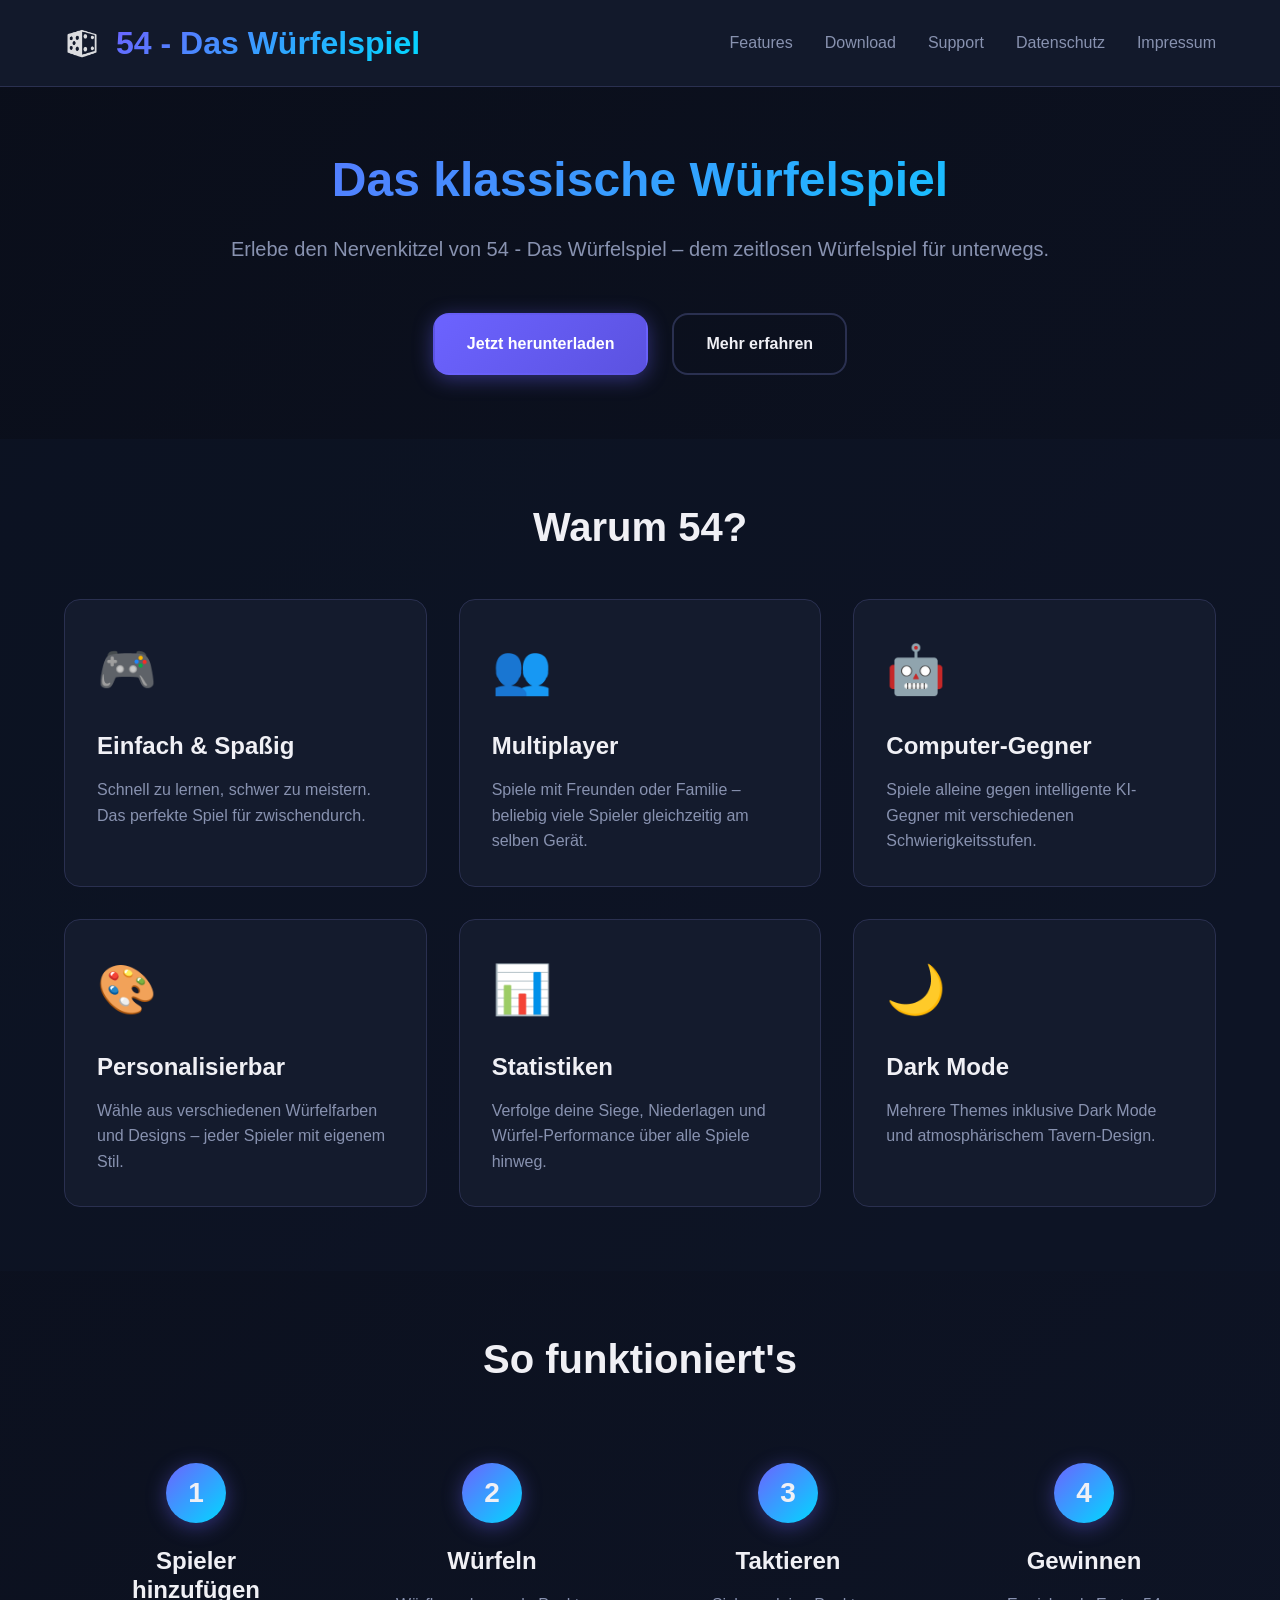
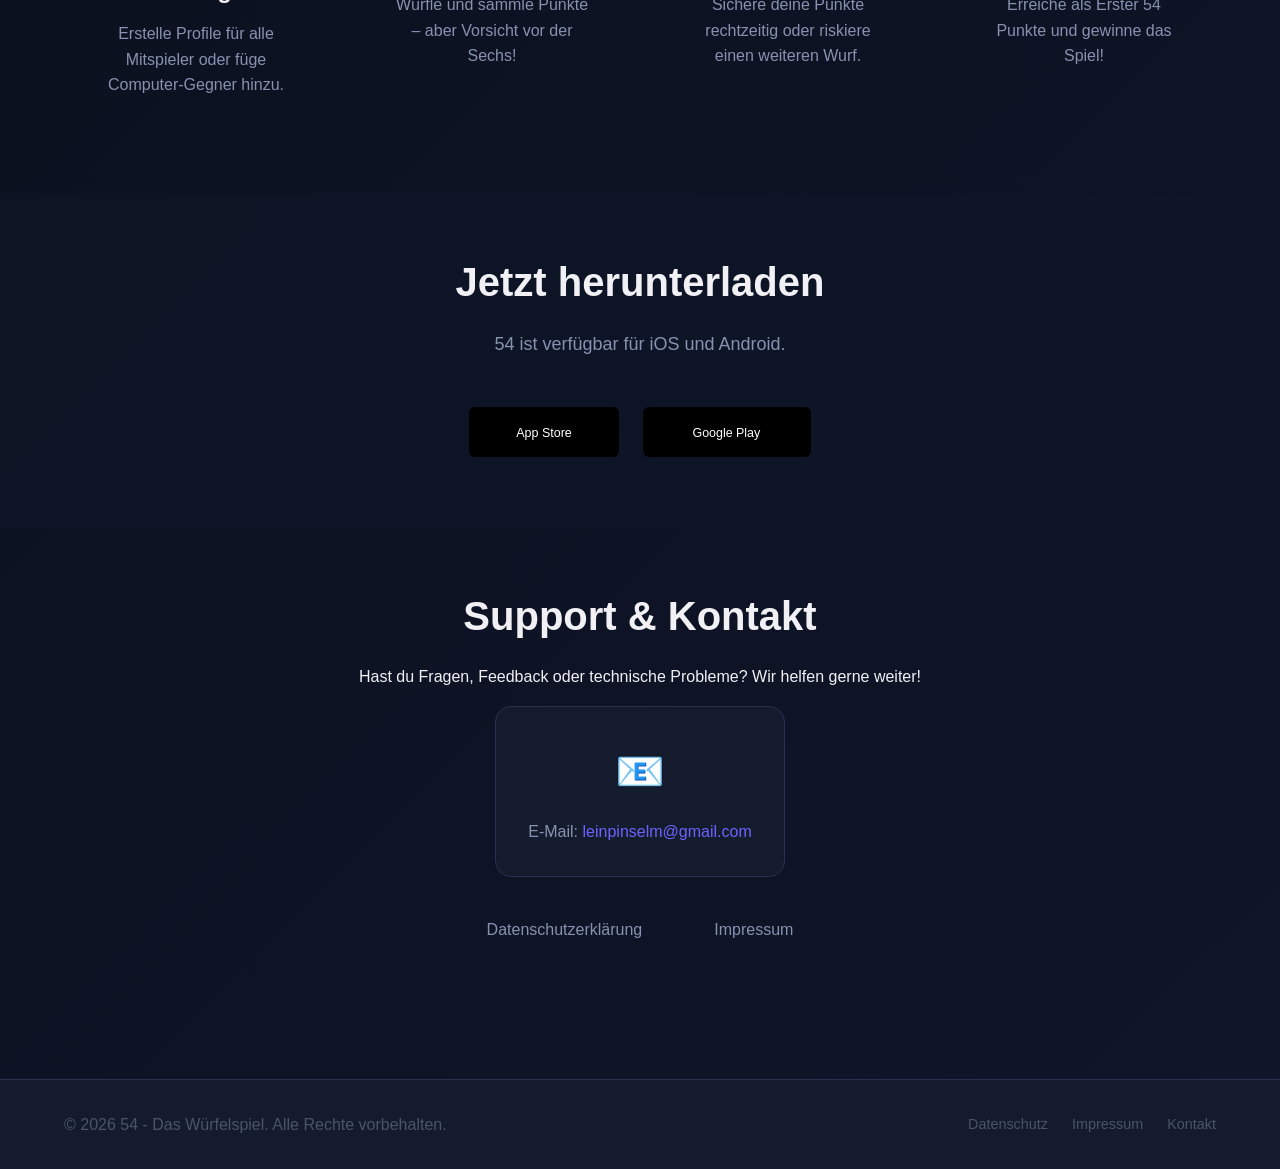
<file: docs/index.html>
﻿<!DOCTYPE html>
<html lang="de">
<head>
    <meta charset="UTF-8">
    <meta name="viewport" content="width=device-width, initial-scale=1.0">
    <meta name="description" content="54 – Das klassische Würfelspiel für iOS und Android. Spiele gegen Freunde oder Computer-Gegner.">
    <meta name="keywords" content="54, Würfelspiel, Dice Game, iOS, Android, Multiplayer, Brettspiel">
    <meta name="author" content="54 App">

    <!-- Open Graph / Facebook -->
    <meta property="og:type" content="website">
    <meta property="og:url" content="https://moritz-karrasch.github.io/fiftyfour-app/">
    <meta property="og:title" content="54 – Das klassische Würfelspiel">
    <meta property="og:description" content="Erlebe den Nervenkitzel von 54 – dem zeitlosen Würfelspiel für unterwegs. Jetzt für iOS und Android.">
    <!-- <meta property="og:image" content="https://moritz-karrasch.github.io/fiftyfour-app/og-image.png"> -->
    <!-- Twitter -->
    <meta property="twitter:card" content="summary_large_image">
    <meta property="twitter:url" content="https://moritz-karrasch.github.io/fiftyfour-app/">
    <meta property="twitter:title" content="54 – Das klassische Würfelspiel">
    <meta property="twitter:description" content="Erlebe den Nervenkitzel von 54 – dem zeitlosen Würfelspiel für unterwegs. Jetzt für iOS und Android.">
    <!-- <meta property="twitter:image" content="https://moritz-karrasch.github.io/fiftyfour-app/og-image.png"> -->
    <!-- Favicon -->
    <link rel="icon" type="image/png" href="icon.png">

    <title>54 – Das Würfelspiel</title>
    <link rel="stylesheet" href="styles.css">
</head>
<body>
    <header>
        <div class="container">
            <div class="logo">
                <img src="icon.png" alt="FiftyFour App Icon" class="logo-icon" width="36" height="36">
                <h1>54 - Das Würfelspiel</h1>
            </div>
            <nav>
                <a href="#features">Features</a>
                <a href="#download">Download</a>
                <a href="#support">Support</a>
                <a href="privacy.html">Datenschutz</a>
                <a href="imprint.html">Impressum</a>
            </nav>
        </div>
    </header>

    <main>
        <section class="hero">
            <div class="container">
                <h2>Das klassische Würfelspiel</h2>
                <p class="subtitle">Erlebe den Nervenkitzel von 54 - Das Würfelspiel – dem zeitlosen Würfelspiel für unterwegs.</p>
                <div class="cta-buttons">
                    <a href="#download" class="btn btn-primary">Jetzt herunterladen</a>
                    <a href="#features" class="btn btn-secondary">Mehr erfahren</a>
                </div>
            </div>
        </section>

        <section id="features" class="features">
            <div class="container">
                <h2>Warum 54?</h2>
                <div class="feature-grid">
                    <div class="feature-card">
                        <div class="feature-icon">🎮</div>
                        <h3>Einfach & Spaßig</h3>
                        <p>Schnell zu lernen, schwer zu meistern. Das perfekte Spiel für zwischendurch.</p>
                    </div>
                    <div class="feature-card">
                        <div class="feature-icon">👥</div>
                        <h3>Multiplayer</h3>
                        <p>Spiele mit Freunden oder Familie – beliebig viele Spieler gleichzeitig am selben Gerät.</p>
                    </div>
                    <div class="feature-card">
                        <div class="feature-icon">🤖</div>
                        <h3>Computer-Gegner</h3>
                        <p>Spiele alleine gegen intelligente KI-Gegner mit verschiedenen Schwierigkeitsstufen.</p>
                    </div>
                    <div class="feature-card">
                        <div class="feature-icon">🎨</div>
                        <h3>Personalisierbar</h3>
                        <p>Wähle aus verschiedenen Würfelfarben und Designs – jeder Spieler mit eigenem Stil.</p>
                    </div>
                    <div class="feature-card">
                        <div class="feature-icon">📊</div>
                        <h3>Statistiken</h3>
                        <p>Verfolge deine Siege, Niederlagen und Würfel-Performance über alle Spiele hinweg.</p>
                    </div>
                    <div class="feature-card">
                        <div class="feature-icon">🌙</div>
                        <h3>Dark Mode</h3>
                        <p>Mehrere Themes inklusive Dark Mode und atmosphärischem Tavern-Design.</p>
                    </div>
                </div>
            </div>
        </section>

        <section id="how-to-play" class="how-to-play">
            <div class="container">
                <h2>So funktioniert's</h2>
                <div class="steps">
                    <div class="step">
                        <div class="step-number">1</div>
                        <h3>Spieler hinzufügen</h3>
                        <p>Erstelle Profile für alle Mitspieler oder füge Computer-Gegner hinzu.</p>
                    </div>
                    <div class="step">
                        <div class="step-number">2</div>
                        <h3>Würfeln</h3>
                        <p>Würfle und sammle Punkte – aber Vorsicht vor der Sechs!</p>
                    </div>
                    <div class="step">
                        <div class="step-number">3</div>
                        <h3>Taktieren</h3>
                        <p>Sichere deine Punkte rechtzeitig oder riskiere einen weiteren Wurf.</p>
                    </div>
                    <div class="step">
                        <div class="step-number">4</div>
                        <h3>Gewinnen</h3>
                        <p>Erreiche als Erster 54 Punkte und gewinne das Spiel!</p>
                    </div>
                </div>
            </div>
        </section>

        <section id="download" class="download">
            <div class="container">
                <h2>Jetzt herunterladen</h2>
                <p>54 ist verfügbar für iOS und Android.</p>
                <div class="download-buttons">
                    <a href="https://apps.apple.com/us/app/54-the-dice-game/id6762285732" class="store-badge" aria-label="Download on the App Store">
                        <img src="data:image/svg+xml,%3Csvg xmlns='http://www.w3.org/2000/svg' width='120' height='40' viewBox='0 0 120 40'%3E%3Crect fill='%23000' width='120' height='40' rx='5'/%3E%3Ctext x='60' y='24' font-family='Arial' font-size='10' fill='%23fff' text-anchor='middle'%3EApp Store%3C/text%3E%3C/svg%3E" alt="Download on the App Store">
                    </a>
                    <a href="https://play.google.com/store/apps/details?id=de.ml.fiftyfour" class="store-badge" aria-label="Get it on Google Play">
                        <img src="data:image/svg+xml,%3Csvg xmlns='http://www.w3.org/2000/svg' width='135' height='40' viewBox='0 0 135 40'%3E%3Crect fill='%23000' width='135' height='40' rx='5'/%3E%3Ctext x='67' y='24' font-family='Arial' font-size='10' fill='%23fff' text-anchor='middle'%3EGoogle Play%3C/text%3E%3C/svg%3E" alt="Get it on Google Play">
                    </a>
                </div>
            </div>
        </section>

        <section id="support" class="support">
            <div class="container">
                <h2>Support & Kontakt</h2>
                <p>Hast du Fragen, Feedback oder technische Probleme? Wir helfen gerne weiter!</p>
                <div class="contact-info">
                    <div class="contact-item">
                        <div class="contact-icon">📧</div>
                        <p>E-Mail: <a href="mailto:leinpinselm@gmail.com">leinpinselm@gmail.com</a></p>
                    </div>
                </div>
                <div class="support-links">
                    <a href="privacy.html" class="support-link">Datenschutzerklärung</a>
                    <a href="imprint.html" class="support-link">Impressum</a>
                </div>
            </div>
        </section>
    </main>

    <footer>
        <div class="container">
            <p>&copy; 2026 54 - Das Würfelspiel. Alle Rechte vorbehalten.</p>
            <nav class="footer-nav">
                <a href="privacy.html">Datenschutz</a>
                <a href="imprint.html">Impressum</a>
                <a href="#support">Kontakt</a>
            </nav>
        </div>
    </footer>
</body>
</html>
</file>
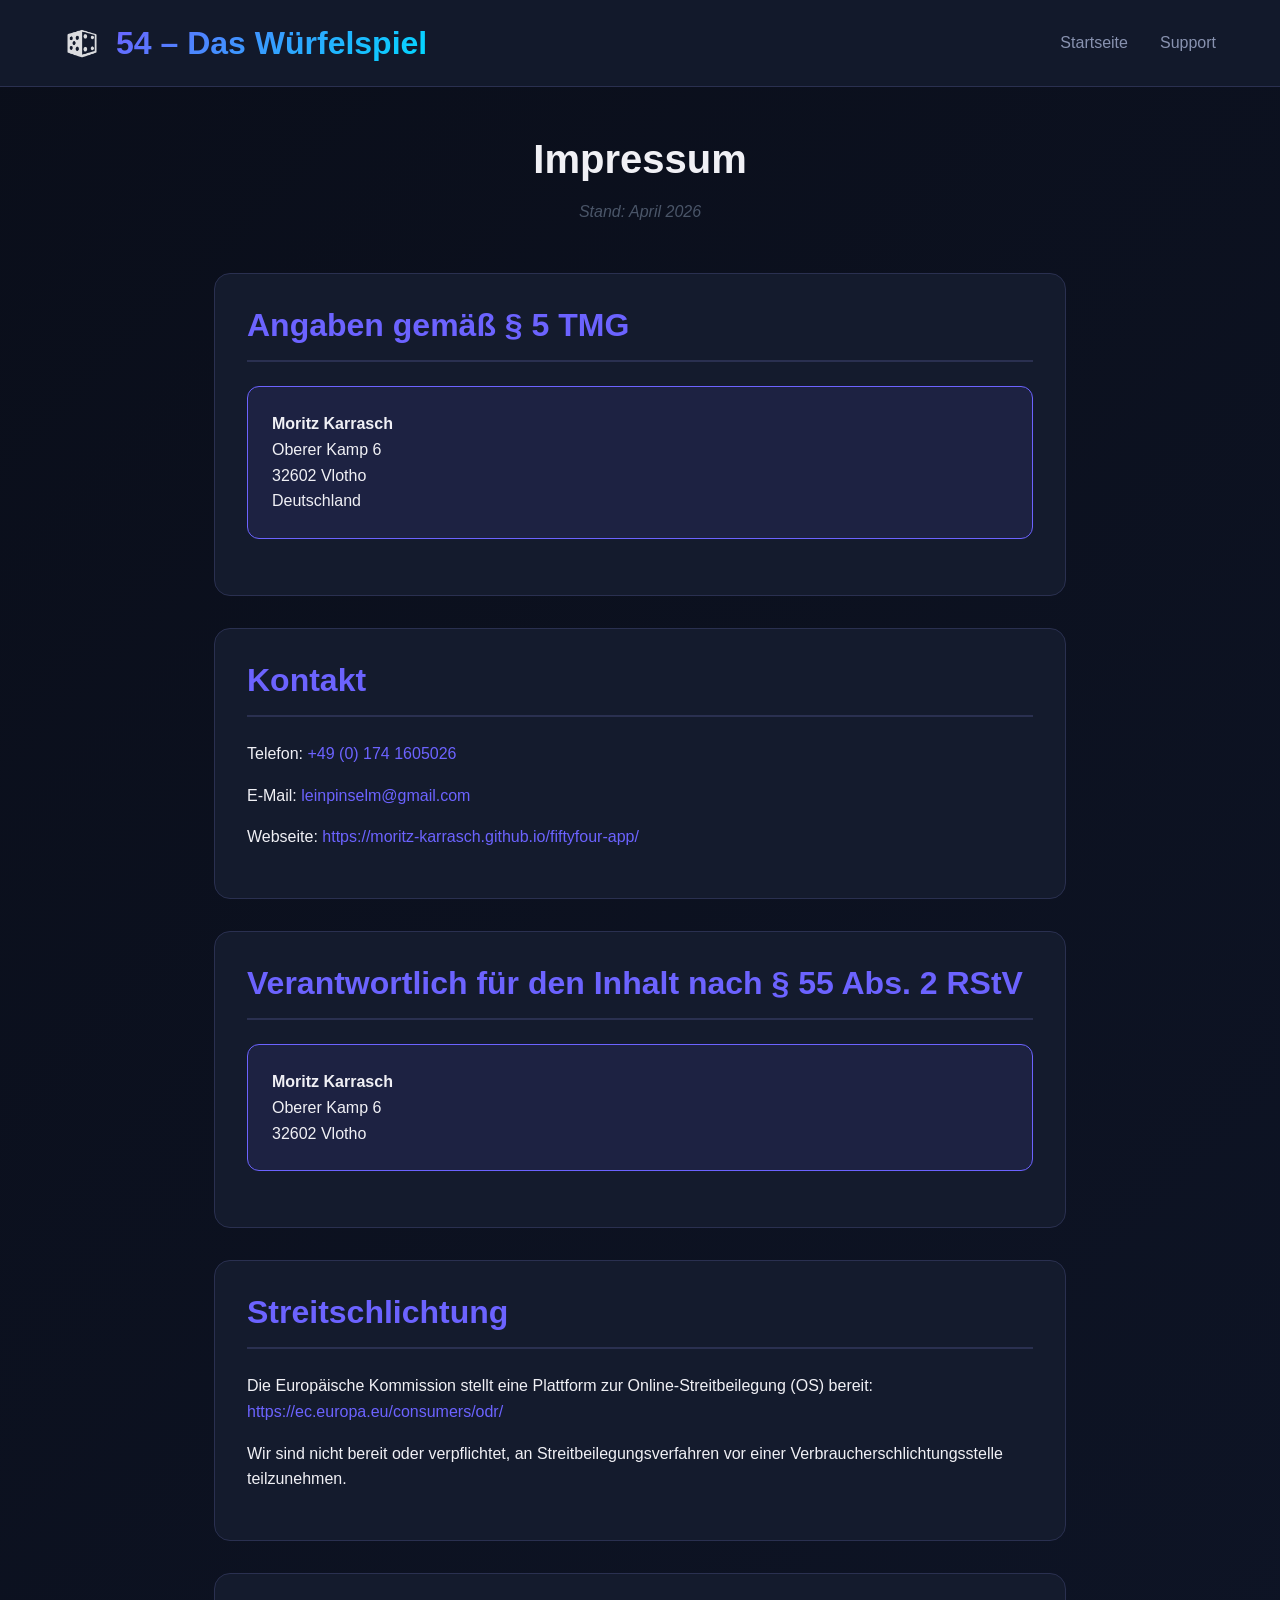
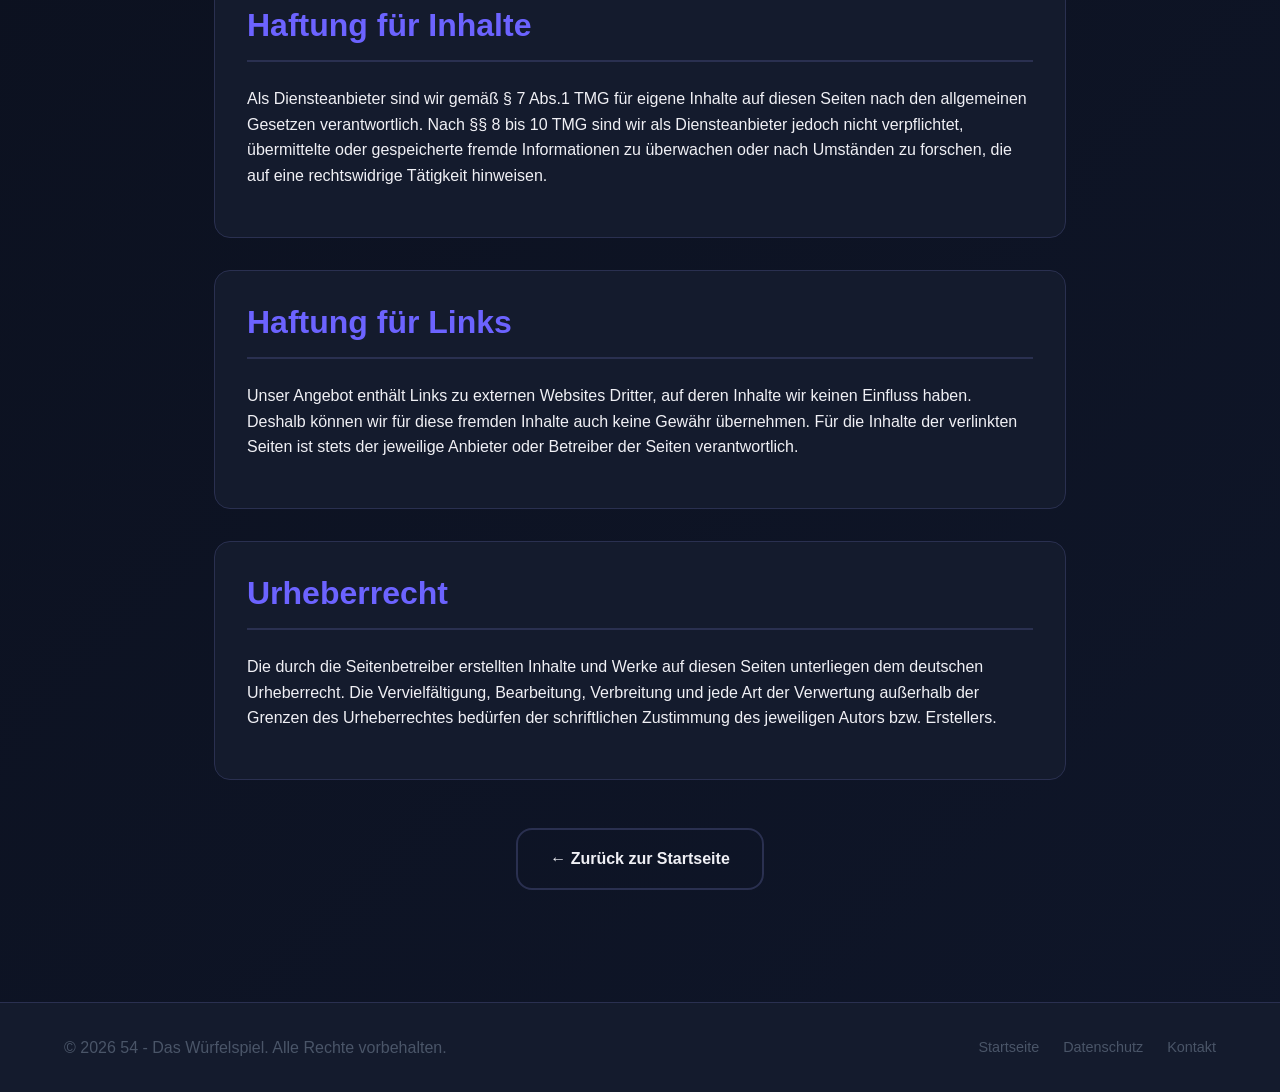
<file: docs/imprint.html>
<!DOCTYPE html>
<html lang="de">
<head>
    <meta charset="UTF-8">
    <meta name="viewport" content="width=device-width, initial-scale=1.0">
    <meta name="description" content="Impressum der 54 App – Angaben gemäß § 5 TMG.">
    <meta name="robots" content="index, follow">

    <link rel="icon" type="image/png" href="icon.png">

    <title>Impressum – 54 Das Würfelspiel</title>
    <link rel="stylesheet" href="styles.css">
</head>
<body>
    <header>
        <div class="container">
            <div class="logo">
                <img src="icon.png" alt="54 App Icon" class="logo-icon" width="36" height="36">
                <h1>54 – Das Würfelspiel</h1>
            </div>
            <nav>
                <a href="index.html">Startseite</a>
                <a href="index.html#support">Support</a>
            </nav>
        </div>
    </header>

    <main class="privacy-page">
        <div class="container">
            <h1>Impressum</h1>
            <p class="last-updated">Stand: April 2026</p>

            <section class="privacy-section">
                <h2>Angaben gemäß § 5 TMG</h2>
                <div class="contact-box">
                    <p>
                        <strong>Moritz Karrasch</strong><br>
                        Oberer Kamp 6<br>
                        32602 Vlotho<br>
                        Deutschland
                    </p>
                </div>
            </section>

            <section class="privacy-section">
                <h2>Kontakt</h2>
                <p>Telefon: <a href="tel:+491741605026">+49 (0) 174 1605026</a></p>
                <p>E-Mail: <a href="mailto:leinpinselm@gmail.com">leinpinselm@gmail.com</a></p>
                <p>Webseite: <a href="https://moritz-karrasch.github.io/fiftyfour-app/" target="_blank" rel="noopener">https://moritz-karrasch.github.io/fiftyfour-app/</a></p>
            </section>

            <section class="privacy-section">
                <h2>Verantwortlich für den Inhalt nach § 55 Abs. 2 RStV</h2>
                <div class="contact-box">
                    <p>
                        <strong>Moritz Karrasch</strong><br>
                        Oberer Kamp 6<br>
                        32602 Vlotho
                    </p>
                </div>
            </section>

            <section class="privacy-section">
                <h2>Streitschlichtung</h2>
                <p>Die Europäische Kommission stellt eine Plattform zur Online-Streitbeilegung (OS) bereit:<br>
                    <a href="https://ec.europa.eu/consumers/odr/" target="_blank" rel="noopener">https://ec.europa.eu/consumers/odr/</a>
                </p>
                <p>Wir sind nicht bereit oder verpflichtet, an Streitbeilegungsverfahren vor einer Verbraucherschlichtungsstelle teilzunehmen.</p>
            </section>

            <section class="privacy-section">
                <h2>Haftung für Inhalte</h2>
                <p>Als Diensteanbieter sind wir gemäß § 7 Abs.1 TMG für eigene Inhalte auf diesen Seiten nach den allgemeinen Gesetzen verantwortlich. Nach §§ 8 bis 10 TMG sind wir als Diensteanbieter jedoch nicht verpflichtet, übermittelte oder gespeicherte fremde Informationen zu überwachen oder nach Umständen zu forschen, die auf eine rechtswidrige Tätigkeit hinweisen.</p>
            </section>

            <section class="privacy-section">
                <h2>Haftung für Links</h2>
                <p>Unser Angebot enthält Links zu externen Websites Dritter, auf deren Inhalte wir keinen Einfluss haben. Deshalb können wir für diese fremden Inhalte auch keine Gewähr übernehmen. Für die Inhalte der verlinkten Seiten ist stets der jeweilige Anbieter oder Betreiber der Seiten verantwortlich.</p>
            </section>

            <section class="privacy-section">
                <h2>Urheberrecht</h2>
                <p>Die durch die Seitenbetreiber erstellten Inhalte und Werke auf diesen Seiten unterliegen dem deutschen Urheberrecht. Die Vervielfältigung, Bearbeitung, Verbreitung und jede Art der Verwertung außerhalb der Grenzen des Urheberrechtes bedürfen der schriftlichen Zustimmung des jeweiligen Autors bzw. Erstellers.</p>
            </section>

            <div class="back-link">
                <a href="index.html" class="btn btn-secondary">← Zurück zur Startseite</a>
            </div>
        </div>
    </main>

    <footer>
        <div class="container">
            <p>&copy; 2026 54 - Das Würfelspiel. Alle Rechte vorbehalten.</p>
            <nav class="footer-nav">
                <a href="index.html">Startseite</a>
                <a href="privacy.html">Datenschutz</a>
                <a href="index.html#support">Kontakt</a>
            </nav>
        </div>
    </footer>
</body>
</html>
</file>
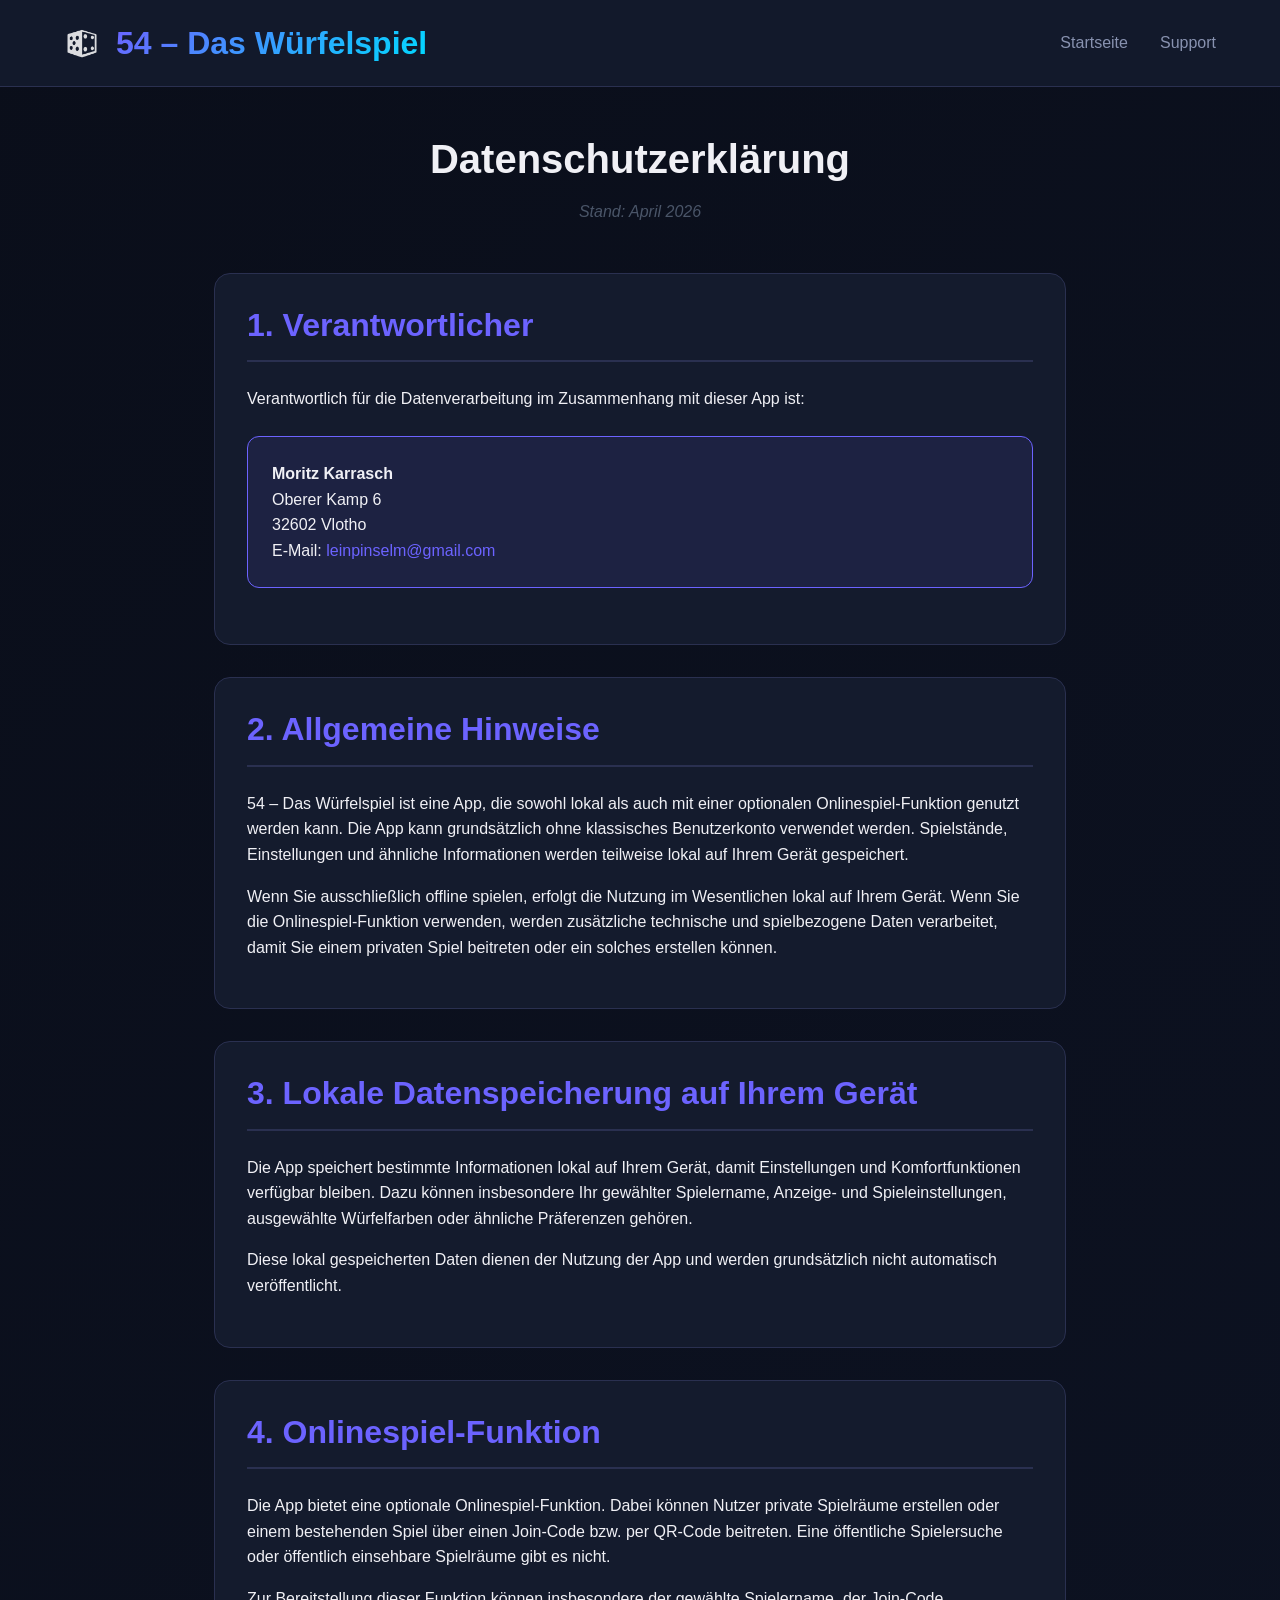
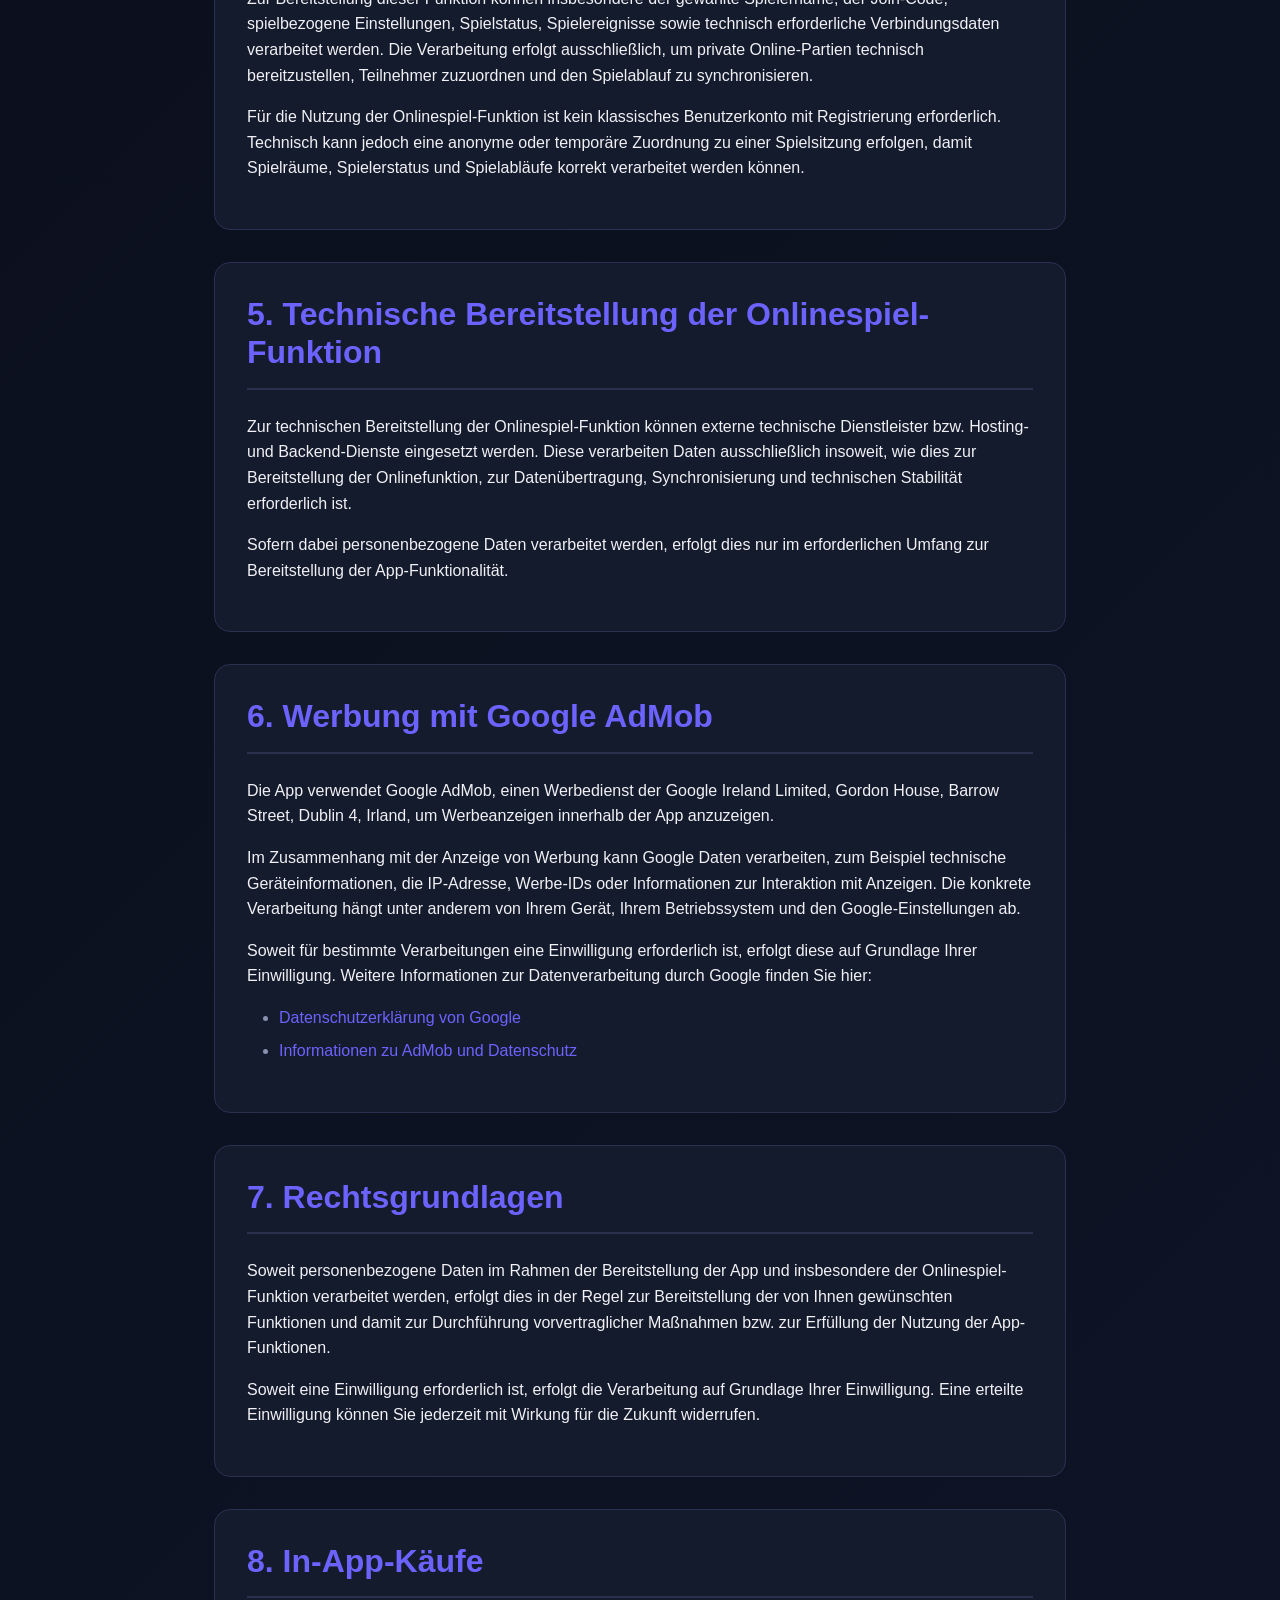
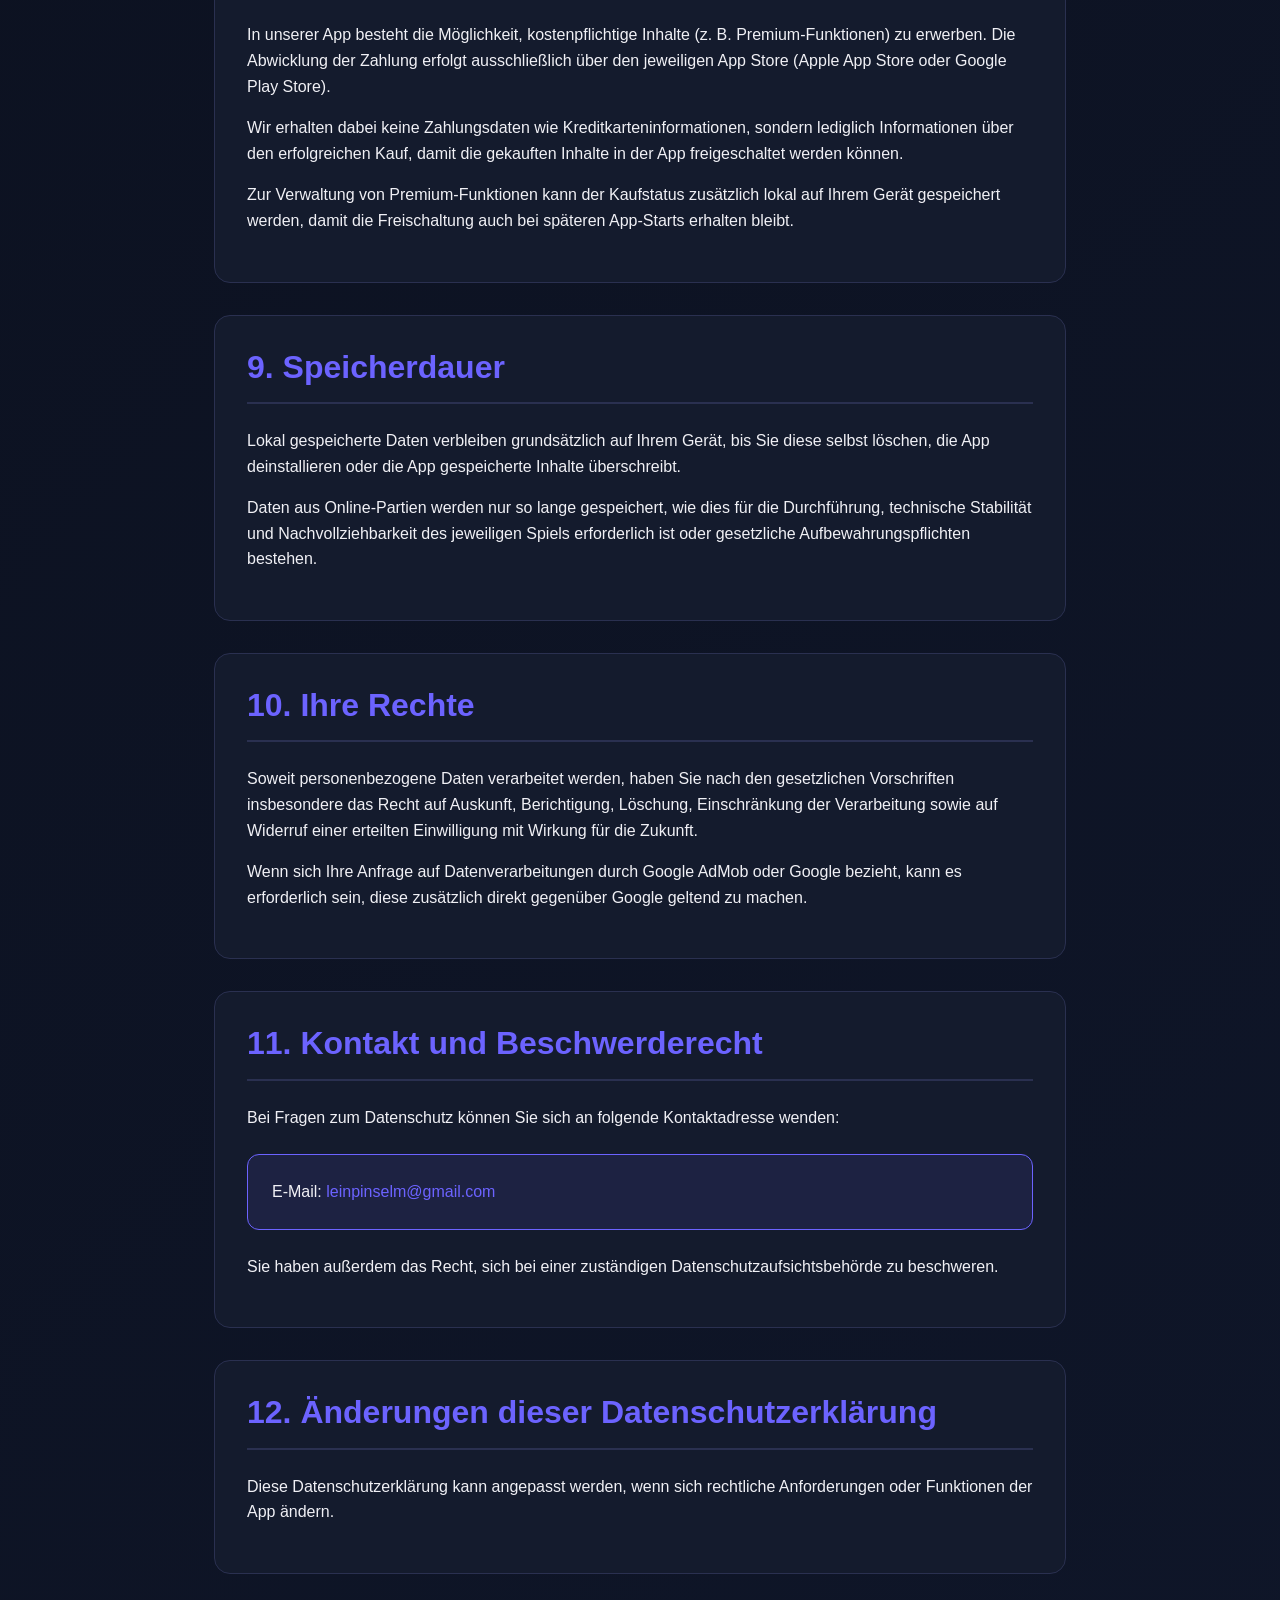
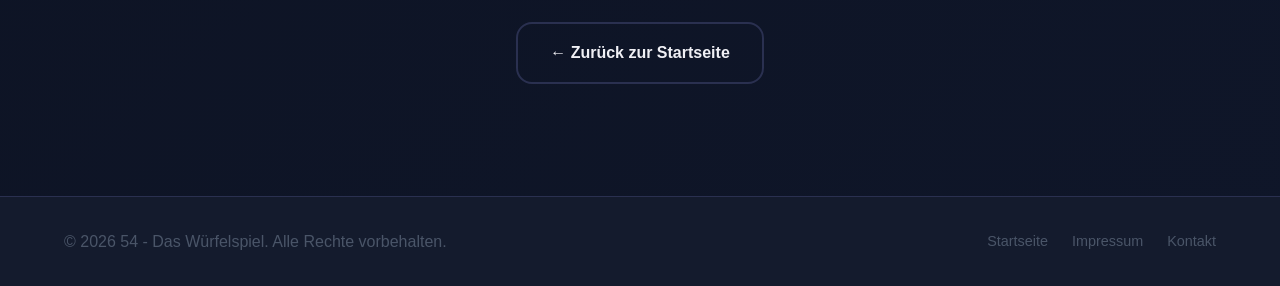
<file: docs/privacy.html>
<!DOCTYPE html>
<html lang="de">
<head>
    <meta charset="UTF-8">
    <meta name="viewport" content="width=device-width, initial-scale=1.0">
    <meta name="description" content="Datenschutzerklärung für die 54 App – Informationen zur lokalen Datenspeicherung, Onlinespiel-Funktion und zur Verwendung von Google AdMob.">
    <meta name="robots" content="index, follow">
    
    <link rel="icon" type="image/png" href="icon.png">
    
    <title>Datenschutzerklärung</title>
    <link rel="stylesheet" href="styles.css">
</head>
<body>
    <header>
        <div class="container">
            <div class="logo">
                <img src="icon.png" alt="54 App Icon" class="logo-icon" width="36" height="36">
                <h1>54 – Das Würfelspiel</h1>
            </div>
            <nav>
                <a href="index.html">Startseite</a>
                <a href="index.html#support">Support</a>
            </nav>
        </div>
    </header>

    <main class="privacy-page">
        <div class="container">
            <h1>Datenschutzerklärung</h1>
            <p class="last-updated">Stand: April 2026</p>

            <section class="privacy-section">
                <h2>1. Verantwortlicher</h2>
                <p>Verantwortlich für die Datenverarbeitung im Zusammenhang mit dieser App ist:</p>
                <div class="contact-box">
                    <p>
                        <strong>Moritz Karrasch</strong><br>
                        Oberer Kamp 6<br>
                        32602 Vlotho<br>
                        E-Mail: <a href="mailto:leinpinselm@gmail.com">leinpinselm@gmail.com</a>
                    </p>
                </div>
            </section>

            <section class="privacy-section">
                <h2>2. Allgemeine Hinweise</h2>
                <p>54 – Das Würfelspiel ist eine App, die sowohl lokal als auch mit einer optionalen Onlinespiel-Funktion genutzt werden kann. Die App kann grundsätzlich ohne klassisches Benutzerkonto verwendet werden. Spielstände, Einstellungen und ähnliche Informationen werden teilweise lokal auf Ihrem Gerät gespeichert.</p>
                <p>Wenn Sie ausschließlich offline spielen, erfolgt die Nutzung im Wesentlichen lokal auf Ihrem Gerät. Wenn Sie die Onlinespiel-Funktion verwenden, werden zusätzliche technische und spielbezogene Daten verarbeitet, damit Sie einem privaten Spiel beitreten oder ein solches erstellen können.</p>
            </section>

            <section class="privacy-section">
                <h2>3. Lokale Datenspeicherung auf Ihrem Gerät</h2>
                <p>Die App speichert bestimmte Informationen lokal auf Ihrem Gerät, damit Einstellungen und Komfortfunktionen verfügbar bleiben. Dazu können insbesondere Ihr gewählter Spielername, Anzeige- und Spieleinstellungen, ausgewählte Würfelfarben oder ähnliche Präferenzen gehören.</p>
                <p>Diese lokal gespeicherten Daten dienen der Nutzung der App und werden grundsätzlich nicht automatisch veröffentlicht.</p>
            </section>

            <section class="privacy-section">
                <h2>4. Onlinespiel-Funktion</h2>
                <p>Die App bietet eine optionale Onlinespiel-Funktion. Dabei können Nutzer private Spielräume erstellen oder einem bestehenden Spiel über einen Join-Code bzw. per QR-Code beitreten. Eine öffentliche Spielersuche oder öffentlich einsehbare Spielräume gibt es nicht.</p>
                <p>Zur Bereitstellung dieser Funktion können insbesondere der gewählte Spielername, der Join-Code, spielbezogene Einstellungen, Spielstatus, Spielereignisse sowie technisch erforderliche Verbindungsdaten verarbeitet werden. Die Verarbeitung erfolgt ausschließlich, um private Online-Partien technisch bereitzustellen, Teilnehmer zuzuordnen und den Spielablauf zu synchronisieren.</p>
                <p>Für die Nutzung der Onlinespiel-Funktion ist kein klassisches Benutzerkonto mit Registrierung erforderlich. Technisch kann jedoch eine anonyme oder temporäre Zuordnung zu einer Spielsitzung erfolgen, damit Spielräume, Spielerstatus und Spielabläufe korrekt verarbeitet werden können.</p>
            </section>

            <section class="privacy-section">
                <h2>5. Technische Bereitstellung der Onlinespiel-Funktion</h2>
                <p>Zur technischen Bereitstellung der Onlinespiel-Funktion können externe technische Dienstleister bzw. Hosting- und Backend-Dienste eingesetzt werden. Diese verarbeiten Daten ausschließlich insoweit, wie dies zur Bereitstellung der Onlinefunktion, zur Datenübertragung, Synchronisierung und technischen Stabilität erforderlich ist.</p>
                <p>Sofern dabei personenbezogene Daten verarbeitet werden, erfolgt dies nur im erforderlichen Umfang zur Bereitstellung der App-Funktionalität.</p>
            </section>

            <section class="privacy-section">
                <h2>6. Werbung mit Google AdMob</h2>
                <p>Die App verwendet Google AdMob, einen Werbedienst der Google Ireland Limited, Gordon House, Barrow Street, Dublin 4, Irland, um Werbeanzeigen innerhalb der App anzuzeigen.</p>
                <p>Im Zusammenhang mit der Anzeige von Werbung kann Google Daten verarbeiten, zum Beispiel technische Geräteinformationen, die IP-Adresse, Werbe-IDs oder Informationen zur Interaktion mit Anzeigen. Die konkrete Verarbeitung hängt unter anderem von Ihrem Gerät, Ihrem Betriebssystem und den Google-Einstellungen ab.</p>
                <p>Soweit für bestimmte Verarbeitungen eine Einwilligung erforderlich ist, erfolgt diese auf Grundlage Ihrer Einwilligung. Weitere Informationen zur Datenverarbeitung durch Google finden Sie hier:</p>
                <ul>
                    <li><a href="https://policies.google.com/privacy" target="_blank" rel="noopener">Datenschutzerklärung von Google</a></li>
                    <li><a href="https://support.google.com/admob/answer/6128543" target="_blank" rel="noopener">Informationen zu AdMob und Datenschutz</a></li>
                </ul>
            </section>

            <section class="privacy-section">
                <h2>7. Rechtsgrundlagen</h2>
                <p>Soweit personenbezogene Daten im Rahmen der Bereitstellung der App und insbesondere der Onlinespiel-Funktion verarbeitet werden, erfolgt dies in der Regel zur Bereitstellung der von Ihnen gewünschten Funktionen und damit zur Durchführung vorvertraglicher Maßnahmen bzw. zur Erfüllung der Nutzung der App-Funktionen.</p>
                <p>Soweit eine Einwilligung erforderlich ist, erfolgt die Verarbeitung auf Grundlage Ihrer Einwilligung. Eine erteilte Einwilligung können Sie jederzeit mit Wirkung für die Zukunft widerrufen.</p>
            </section>

            <section class="privacy-section">
                <h2>8. In-App-Käufe</h2>
                <p>In unserer App besteht die Möglichkeit, kostenpflichtige Inhalte (z. B. Premium-Funktionen) zu erwerben. Die Abwicklung der Zahlung erfolgt ausschließlich über den jeweiligen App Store (Apple App Store oder Google Play Store).</p>
                <p>Wir erhalten dabei keine Zahlungsdaten wie Kreditkarteninformationen, sondern lediglich Informationen über den erfolgreichen Kauf, damit die gekauften Inhalte in der App freigeschaltet werden können.</p>
                <p>Zur Verwaltung von Premium-Funktionen kann der Kaufstatus zusätzlich lokal auf Ihrem Gerät gespeichert werden, damit die Freischaltung auch bei späteren App-Starts erhalten bleibt.</p>
            </section>

            <section class="privacy-section">
                <h2>9. Speicherdauer</h2>
                <p>Lokal gespeicherte Daten verbleiben grundsätzlich auf Ihrem Gerät, bis Sie diese selbst löschen, die App deinstallieren oder die App gespeicherte Inhalte überschreibt.</p>
                <p>Daten aus Online-Partien werden nur so lange gespeichert, wie dies für die Durchführung, technische Stabilität und Nachvollziehbarkeit des jeweiligen Spiels erforderlich ist oder gesetzliche Aufbewahrungspflichten bestehen.</p>
            </section>

            <section class="privacy-section">
                <h2>10. Ihre Rechte</h2>
                <p>Soweit personenbezogene Daten verarbeitet werden, haben Sie nach den gesetzlichen Vorschriften insbesondere das Recht auf Auskunft, Berichtigung, Löschung, Einschränkung der Verarbeitung sowie auf Widerruf einer erteilten Einwilligung mit Wirkung für die Zukunft.</p>
                <p>Wenn sich Ihre Anfrage auf Datenverarbeitungen durch Google AdMob oder Google bezieht, kann es erforderlich sein, diese zusätzlich direkt gegenüber Google geltend zu machen.</p>
            </section>

            <section class="privacy-section">
                <h2>11. Kontakt und Beschwerderecht</h2>
                <p>Bei Fragen zum Datenschutz können Sie sich an folgende Kontaktadresse wenden:</p>
                <div class="contact-box">
                    <p>E-Mail: <a href="mailto:leinpinselm@gmail.com">leinpinselm@gmail.com</a></p>
                </div>
                <p>Sie haben außerdem das Recht, sich bei einer zuständigen Datenschutzaufsichtsbehörde zu beschweren.</p>
            </section>

            <section class="privacy-section">
                <h2>12. Änderungen dieser Datenschutzerklärung</h2>
                <p>Diese Datenschutzerklärung kann angepasst werden, wenn sich rechtliche Anforderungen oder Funktionen der App ändern.</p>
            </section>

            <div class="back-link">
                <a href="index.html" class="btn btn-secondary">← Zurück zur Startseite</a>
            </div>
        </div>
    </main>

    <footer>
        <div class="container">
            <p>&copy; 2026 54 - Das Würfelspiel. Alle Rechte vorbehalten.</p>
            <nav class="footer-nav">
                <a href="index.html">Startseite</a>
                <a href="imprint.html">Impressum</a>
                <a href="index.html#support">Kontakt</a>
            </nav>
        </div>
    </footer>
</body>
</html>
</file>
<file: docs/styles.css>
/* ============================================
   FiftyFour Website Styles
   ============================================ */

:root {
    /* Color Palette - derived from app theme */
    --color-primary: #6C63FF;
    --color-primary-dark: #5B52E0;
    --color-secondary: #00D9FF;
    --color-accent-gold: #FFD700;
    --color-accent-green: #00E676;
    --color-accent-red: #FF4757;

    /* Backgrounds */
    --bg-dark: #0A0E1A;
    --bg-dark-alt: #0F1629;
    --bg-card: #141B2D;
    --bg-card-light: #1C2541;

    /* Text Colors */
    --text-primary: #F0F0F5;
    --text-secondary: #8892B0;
    --text-muted: #4A5568;

    /* Borders */
    --border-subtle: #2A3050;

    /* Spacing */
    --spacing-xs: 0.5rem;
    --spacing-sm: 1rem;
    --spacing-md: 1.5rem;
    --spacing-lg: 2rem;
    --spacing-xl: 3rem;
    --spacing-2xl: 4rem;

    /* Borders & Radius */
    --radius-sm: 8px;
    --radius-md: 12px;
    --radius-lg: 16px;
    --radius-xl: 24px;

    /* Transitions */
    --transition-fast: 0.15s ease;
    --transition-normal: 0.3s ease;
    --transition-slow: 0.5s ease;
}

/* ============================================
   Base Styles
   ============================================ */

* {
    margin: 0;
    padding: 0;
    box-sizing: border-box;
}

html {
    scroll-behavior: smooth;
}

body {
    font-family: -apple-system, BlinkMacSystemFont, 'Segoe UI', 'Roboto', 'Oxygen', 'Ubuntu', 'Cantarell', sans-serif;
    background: linear-gradient(135deg, var(--bg-dark) 0%, var(--bg-dark-alt) 100%);
    color: var(--text-primary);
    line-height: 1.6;
    min-height: 100vh;
}

.container {
    max-width: 1200px;
    margin: 0 auto;
    padding: 0 var(--spacing-md);
}

/* ============================================
   Typography
   ============================================ */

h1, h2, h3, h4, h5, h6 {
    font-weight: 700;
    line-height: 1.2;
    margin-bottom: var(--spacing-sm);
}

h1 { font-size: 2.5rem; }
h2 { font-size: 2rem; }
h3 { font-size: 1.5rem; }
h4 { font-size: 1.25rem; }

p {
    margin-bottom: var(--spacing-sm);
}

a {
    color: var(--color-primary);
    text-decoration: none;
    transition: color var(--transition-fast);
}

a:hover {
    color: var(--color-secondary);
}

/* ============================================
   Header
   ============================================ */

header {
    background: rgba(20, 27, 45, 0.95);
    backdrop-filter: blur(10px);
    border-bottom: 1px solid var(--border-subtle);
    padding: var(--spacing-md) 0;
    position: sticky;
    top: 0;
    z-index: 1000;
}

header .container {
    display: flex;
    justify-content: space-between;
    align-items: center;
}

.logo {
    display: flex;
    align-items: center;
    gap: var(--spacing-sm);
}

.logo-icon {
    width: 36px;
    height: 36px;
    max-width: 36px;
    max-height: 36px;
    border-radius: var(--radius-sm);
    object-fit: contain;
    animation: subtle-float 3s ease-in-out infinite;
}

@keyframes subtle-float {
    0%, 100% { transform: translateY(0); }
    50% { transform: translateY(-5px); }
}

.logo h1 {
    margin: 0;
    font-size: 2rem;
    background: linear-gradient(135deg, var(--color-primary), var(--color-secondary));
    -webkit-background-clip: text;
    -webkit-text-fill-color: transparent;
    background-clip: text;
}

nav {
    display: flex;
    gap: var(--spacing-lg);
}

nav a {
    color: var(--text-secondary);
    font-weight: 500;
    transition: color var(--transition-fast);
}

nav a:hover {
    color: var(--text-primary);
}

/* ============================================
   Hero Section
   ============================================ */

.hero {
    padding: var(--spacing-2xl) 0;
    text-align: center;
}

.hero h2 {
    font-size: 3rem;
    margin-bottom: var(--spacing-md);
    background: linear-gradient(135deg, var(--color-primary), var(--color-secondary));
    -webkit-background-clip: text;
    -webkit-text-fill-color: transparent;
    background-clip: text;
}

.subtitle {
    font-size: 1.25rem;
    color: var(--text-secondary);
    margin-bottom: var(--spacing-xl);
}

.cta-buttons {
    display: flex;
    gap: var(--spacing-md);
    justify-content: center;
    flex-wrap: wrap;
}

/* ============================================
   Buttons
   ============================================ */

.btn {
    display: inline-block;
    padding: var(--spacing-sm) var(--spacing-lg);
    border-radius: var(--radius-lg);
    font-weight: 600;
    font-size: 1rem;
    text-align: center;
    cursor: pointer;
    transition: all var(--transition-normal);
    border: 2px solid transparent;
}

.btn-primary {
    background: linear-gradient(135deg, var(--color-primary), var(--color-primary-dark));
    color: white;
    box-shadow: 0 4px 20px rgba(108, 99, 255, 0.4);
}

.btn-primary:hover {
    transform: translateY(-2px);
    box-shadow: 0 6px 30px rgba(108, 99, 255, 0.6);
}

.btn-secondary {
    background: transparent;
    color: var(--text-primary);
    border: 2px solid var(--border-subtle);
}

.btn-secondary:hover {
    border-color: var(--color-primary);
    background: rgba(108, 99, 255, 0.1);
}

/* ============================================
   Features Section
   ============================================ */

.features {
    padding: var(--spacing-2xl) 0;
    background: rgba(15, 22, 41, 0.5);
}

.features h2 {
    text-align: center;
    margin-bottom: var(--spacing-xl);
    font-size: 2.5rem;
}

.feature-grid {
    display: grid;
    grid-template-columns: repeat(auto-fit, minmax(280px, 1fr));
    gap: var(--spacing-lg);
}

.feature-card {
    background: var(--bg-card);
    border: 1px solid var(--border-subtle);
    border-radius: var(--radius-lg);
    padding: var(--spacing-lg);
    transition: all var(--transition-normal);
}

.feature-card:hover {
    transform: translateY(-5px);
    border-color: var(--color-primary);
    box-shadow: 0 8px 30px rgba(108, 99, 255, 0.2);
}

.feature-icon {
    font-size: 3rem;
    margin-bottom: var(--spacing-md);
}

.feature-card h3 {
    color: var(--text-primary);
    margin-bottom: var(--spacing-sm);
}

.feature-card p {
    color: var(--text-secondary);
    margin: 0;
}

/* ============================================
   How To Play Section
   ============================================ */

.how-to-play {
    padding: var(--spacing-2xl) 0;
}

.how-to-play h2 {
    text-align: center;
    margin-bottom: var(--spacing-xl);
    font-size: 2.5rem;
}

.steps {
    display: grid;
    grid-template-columns: repeat(auto-fit, minmax(240px, 1fr));
    gap: var(--spacing-lg);
}

.step {
    text-align: center;
    padding: var(--spacing-lg);
}

.step-number {
    width: 60px;
    height: 60px;
    background: linear-gradient(135deg, var(--color-primary), var(--color-secondary));
    border-radius: 50%;
    display: flex;
    align-items: center;
    justify-content: center;
    font-size: 1.75rem;
    font-weight: bold;
    margin: 0 auto var(--spacing-md);
    box-shadow: 0 4px 20px rgba(108, 99, 255, 0.4);
}

.step h3 {
    margin-bottom: var(--spacing-sm);
}

.step p {
    color: var(--text-secondary);
    margin: 0;
}

/* ============================================
   Download Section
   ============================================ */

.download {
    padding: var(--spacing-2xl) 0;
    background: rgba(15, 22, 41, 0.5);
    text-align: center;
}

.download h2 {
    margin-bottom: var(--spacing-md);
    font-size: 2.5rem;
}

.download p {
    font-size: 1.125rem;
    color: var(--text-secondary);
    margin-bottom: var(--spacing-xl);
}

.download-buttons {
    display: flex;
    gap: var(--spacing-md);
    justify-content: center;
    flex-wrap: wrap;
}

.store-badge {
    display: inline-block;
    transition: transform var(--transition-fast);
}

.store-badge:hover {
    transform: scale(1.05);
}

.store-badge img {
    height: 50px;
    width: auto;
}

/* ============================================
   Support Section
   ============================================ */

.support {
    padding: var(--spacing-2xl) 0;
    text-align: center;
}

.support h2 {
    margin-bottom: var(--spacing-md);
    font-size: 2.5rem;
}

.support > p {
    font-size: 1.125rem;
    color: var(--text-secondary);
    margin-bottom: var(--spacing-xl);
}

.contact-info {
    display: flex;
    justify-content: center;
    gap: var(--spacing-xl);
    flex-wrap: wrap;
    margin-bottom: var(--spacing-lg);
}

.contact-item {
    background: var(--bg-card);
    border: 1px solid var(--border-subtle);
    border-radius: var(--radius-lg);
    padding: var(--spacing-lg);
    min-width: 280px;
}

.contact-icon {
    font-size: 2.5rem;
    margin-bottom: var(--spacing-sm);
}

.contact-item p {
    margin: 0;
    color: var(--text-secondary);
}

.contact-item a {
    color: var(--color-primary);
    font-weight: 500;
}

.support-links {
    display: flex;
    gap: var(--spacing-md);
    justify-content: center;
    flex-wrap: wrap;
}

.support-link {
    color: var(--text-secondary);
    font-weight: 500;
    padding: var(--spacing-xs) var(--spacing-md);
    border-radius: var(--radius-sm);
    transition: all var(--transition-fast);
}

.support-link:hover {
    background: rgba(108, 99, 255, 0.1);
    color: var(--color-primary);
}

/* ============================================
   Privacy Page
   ============================================ */

.privacy-page {
    padding: var(--spacing-xl) 0;
}

.privacy-page .container {
    max-width: 900px;
}

.privacy-page h1 {
    font-size: 2.5rem;
    margin-bottom: var(--spacing-sm);
    text-align: center;
}

.last-updated {
    text-align: center;
    color: var(--text-muted);
    font-style: italic;
    margin-bottom: var(--spacing-xl);
}

.privacy-section {
    background: var(--bg-card);
    border: 1px solid var(--border-subtle);
    border-radius: var(--radius-lg);
    padding: var(--spacing-lg);
    margin-bottom: var(--spacing-lg);
}

.privacy-section h2 {
    color: var(--color-primary);
    border-bottom: 2px solid var(--border-subtle);
    padding-bottom: var(--spacing-sm);
    margin-bottom: var(--spacing-md);
}

.privacy-section h3 {
    color: var(--text-primary);
    margin-top: var(--spacing-md);
    margin-bottom: var(--spacing-sm);
}

.privacy-section ul {
    margin-left: var(--spacing-lg);
    margin-bottom: var(--spacing-sm);
}

.privacy-section li {
    color: var(--text-secondary);
    margin-bottom: var(--spacing-xs);
}

.contact-box {
    background: rgba(108, 99, 255, 0.1);
    border: 1px solid var(--color-primary);
    border-radius: var(--radius-md);
    padding: var(--spacing-md);
    margin: var(--spacing-md) 0;
}

.contact-box p {
    margin: 0;
}

.back-link {
    text-align: center;
    margin-top: var(--spacing-xl);
}

/* ============================================
   Footer
   ============================================ */

footer {
    background: var(--bg-card);
    border-top: 1px solid var(--border-subtle);
    padding: var(--spacing-lg) 0;
    margin-top: var(--spacing-2xl);
}

footer .container {
    display: flex;
    justify-content: space-between;
    align-items: center;
    flex-wrap: wrap;
    gap: var(--spacing-md);
}

footer p {
    margin: 0;
    color: var(--text-muted);
}

.footer-nav {
    display: flex;
    gap: var(--spacing-md);
}

.footer-nav a {
    color: var(--text-muted);
    font-size: 0.9rem;
}

.footer-nav a:hover {
    color: var(--text-primary);
}

/* ============================================
   Responsive Design
   ============================================ */

@media (max-width: 768px) {
    h1 { font-size: 2rem; }
    h2 { font-size: 1.75rem; }
    h3 { font-size: 1.25rem; }

    .hero h2 {
        font-size: 2rem;
    }

    nav {
        gap: var(--spacing-sm);
    }

    nav a {
        font-size: 0.9rem;
    }

    .cta-buttons {
        flex-direction: column;
        align-items: center;
    }

    .btn {
        width: 100%;
        max-width: 280px;
    }

    footer .container {
        flex-direction: column;
        text-align: center;
    }

    .feature-grid,
    .steps {
        grid-template-columns: 1fr;
    }
}

@media (max-width: 480px) {
    .logo h1 {
        font-size: 1.5rem;
    }

    nav {
        display: grid;
        grid-template-columns: 1fr 1fr;
        gap: var(--spacing-xs);
    }

    .hero {
        padding: var(--spacing-xl) 0;
    }

    .features,
    .how-to-play,
    .download,
    .support {
        padding: var(--spacing-xl) 0;
    }
}
</file>
